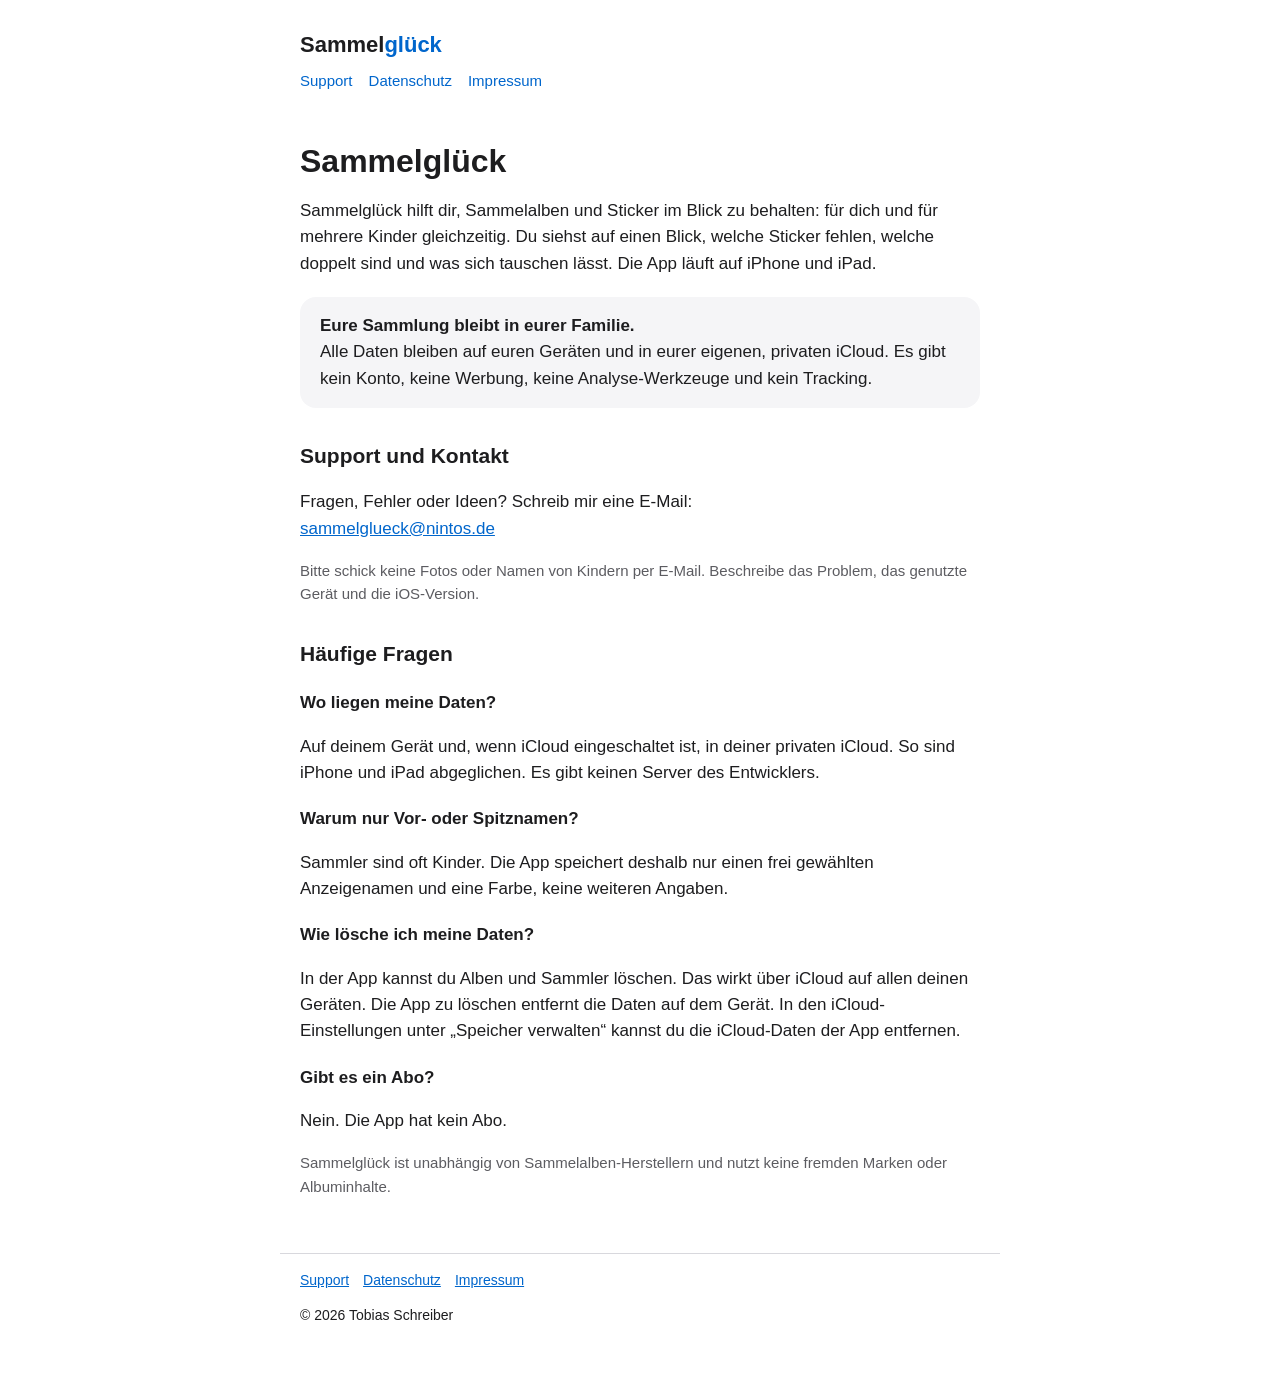
<file: index.html>
<!doctype html>
<html lang="de">
<head>
<meta charset="utf-8">
<meta name="viewport" content="width=device-width, initial-scale=1">
<meta name="color-scheme" content="light dark">
<title>Support – Sammelglück</title>
<meta name="description" content="Hilfe und Kontakt zur App Sammelglück: Sammelalben-Sticker für mehrere Sammler tracken.">
<link rel="stylesheet" href="style.css">
</head>
<body>
<header>
<a class="marke" href="index.html">Sammel<span>glück</span></a>
<nav><a href="index.html">Support</a><a href="datenschutz.html">Datenschutz</a><a href="impressum.html">Impressum</a></nav>
</header>
<main>
<h1>Sammelglück</h1>
<p>Sammelglück hilft dir, Sammelalben und Sticker im Blick zu behalten: für dich und für mehrere Kinder gleichzeitig. Du siehst auf einen Blick, welche Sticker fehlen, welche doppelt sind und was sich tauschen lässt. Die App läuft auf iPhone und iPad.</p>
<div class="box">
<strong>Eure Sammlung bleibt in eurer Familie.</strong><br>
Alle Daten bleiben auf euren Geräten und in eurer eigenen, privaten iCloud. Es gibt kein Konto, keine Werbung, keine Analyse-Werkzeuge und kein Tracking.
</div>
<h2>Support und Kontakt</h2>
<p>Fragen, Fehler oder Ideen? Schreib mir eine E-Mail:<br>
<a href="mailto:sammelglueck&#64;nintos.de">sammelglueck&#64;nintos.de</a></p>
<p class="klein">Bitte schick keine Fotos oder Namen von Kindern per E-Mail. Beschreibe das Problem, das genutzte Gerät und die iOS-Version.</p>
<h2>Häufige Fragen</h2>
<h2 style="font-size:17px;margin-top:20px">Wo liegen meine Daten?</h2>
<p>Auf deinem Gerät und, wenn iCloud eingeschaltet ist, in deiner privaten iCloud. So sind iPhone und iPad abgeglichen. Es gibt keinen Server des Entwicklers.</p>
<h2 style="font-size:17px;margin-top:20px">Warum nur Vor- oder Spitznamen?</h2>
<p>Sammler sind oft Kinder. Die App speichert deshalb nur einen frei gewählten Anzeigenamen und eine Farbe, keine weiteren Angaben.</p>
<h2 style="font-size:17px;margin-top:20px">Wie lösche ich meine Daten?</h2>
<p>In der App kannst du Alben und Sammler löschen. Das wirkt über iCloud auf allen deinen Geräten. Die App zu löschen entfernt die Daten auf dem Gerät. In den iCloud-Einstellungen unter „Speicher verwalten“ kannst du die iCloud-Daten der App entfernen.</p>
<h2 style="font-size:17px;margin-top:20px">Gibt es ein Abo?</h2>
<p>Nein. Die App hat kein Abo.</p>
<p class="klein">Sammelglück ist unabhängig von Sammelalben-Herstellern und nutzt keine fremden Marken oder Albuminhalte.</p>
</main>
<footer>
<a href="index.html">Support</a><a href="datenschutz.html">Datenschutz</a><a href="impressum.html">Impressum</a>
<p>© 2026 Tobias Schreiber</p>
</footer>
</body>
</html>
</file>
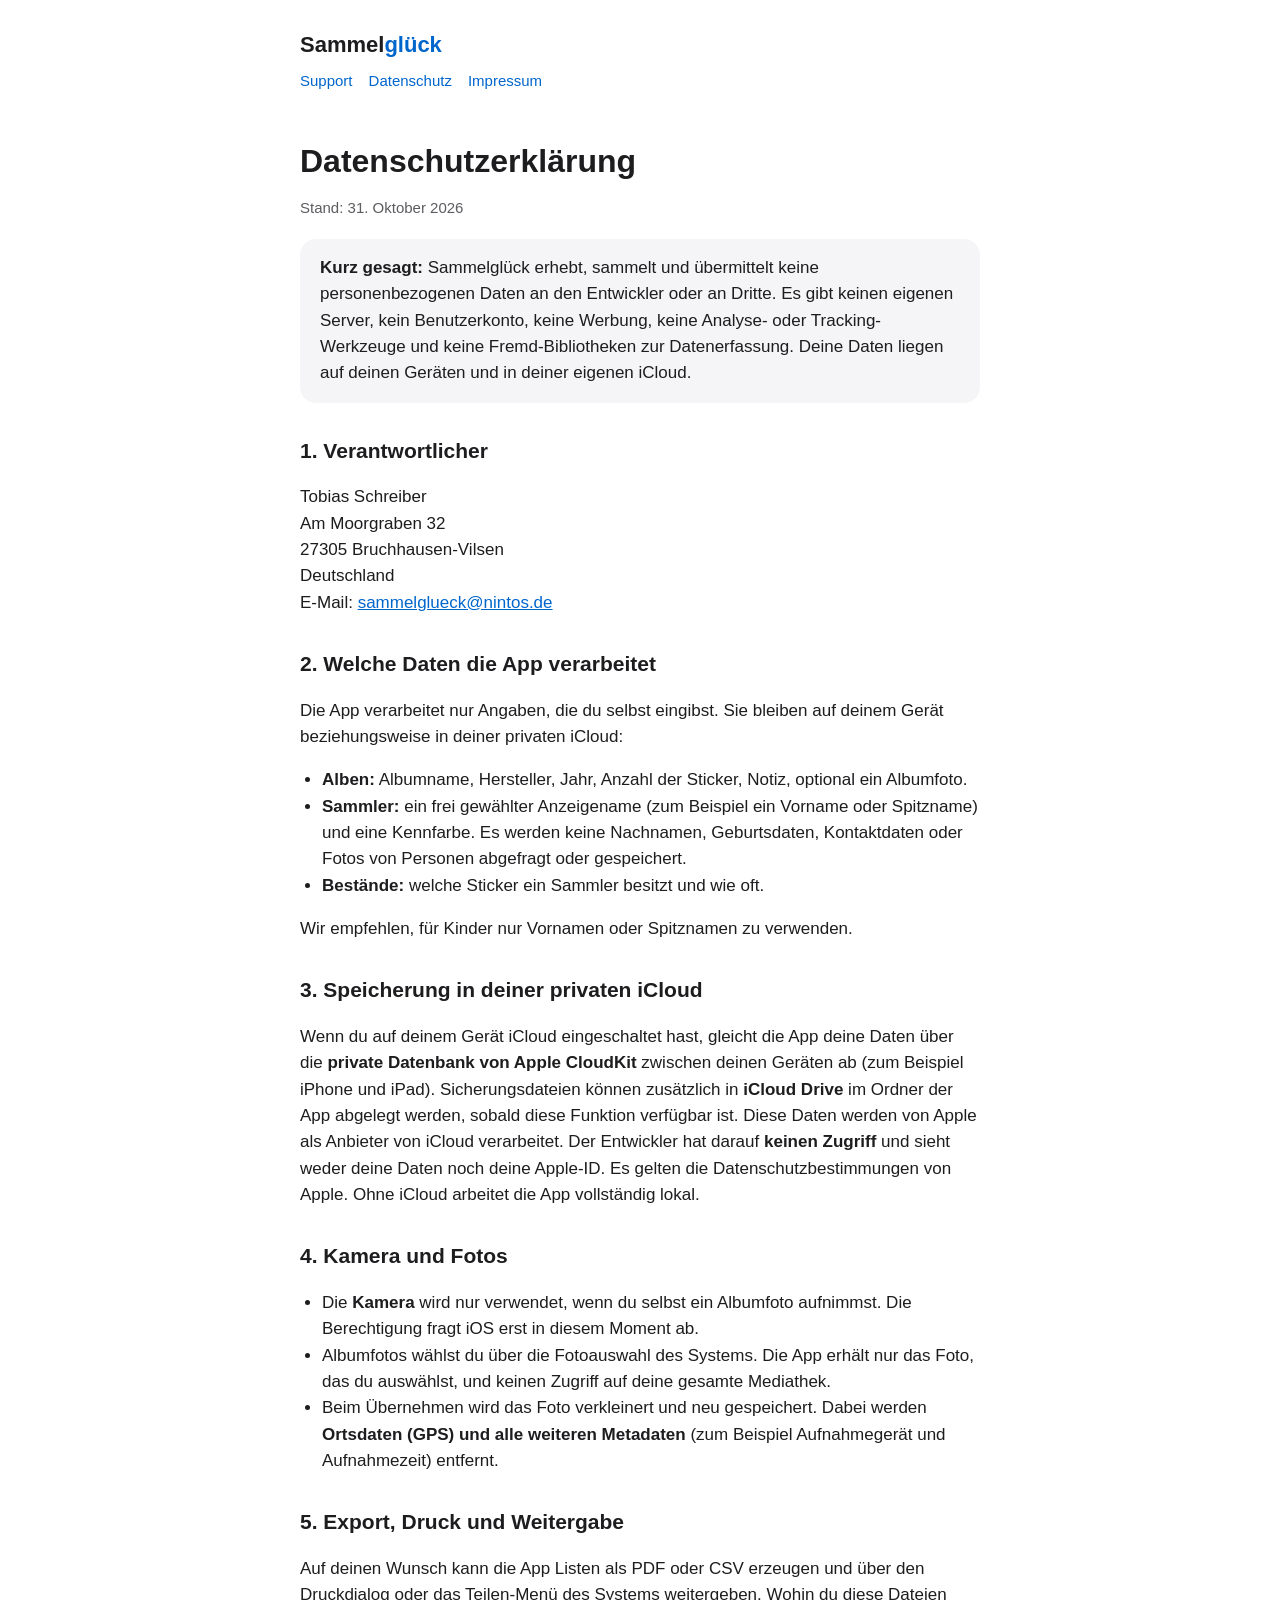
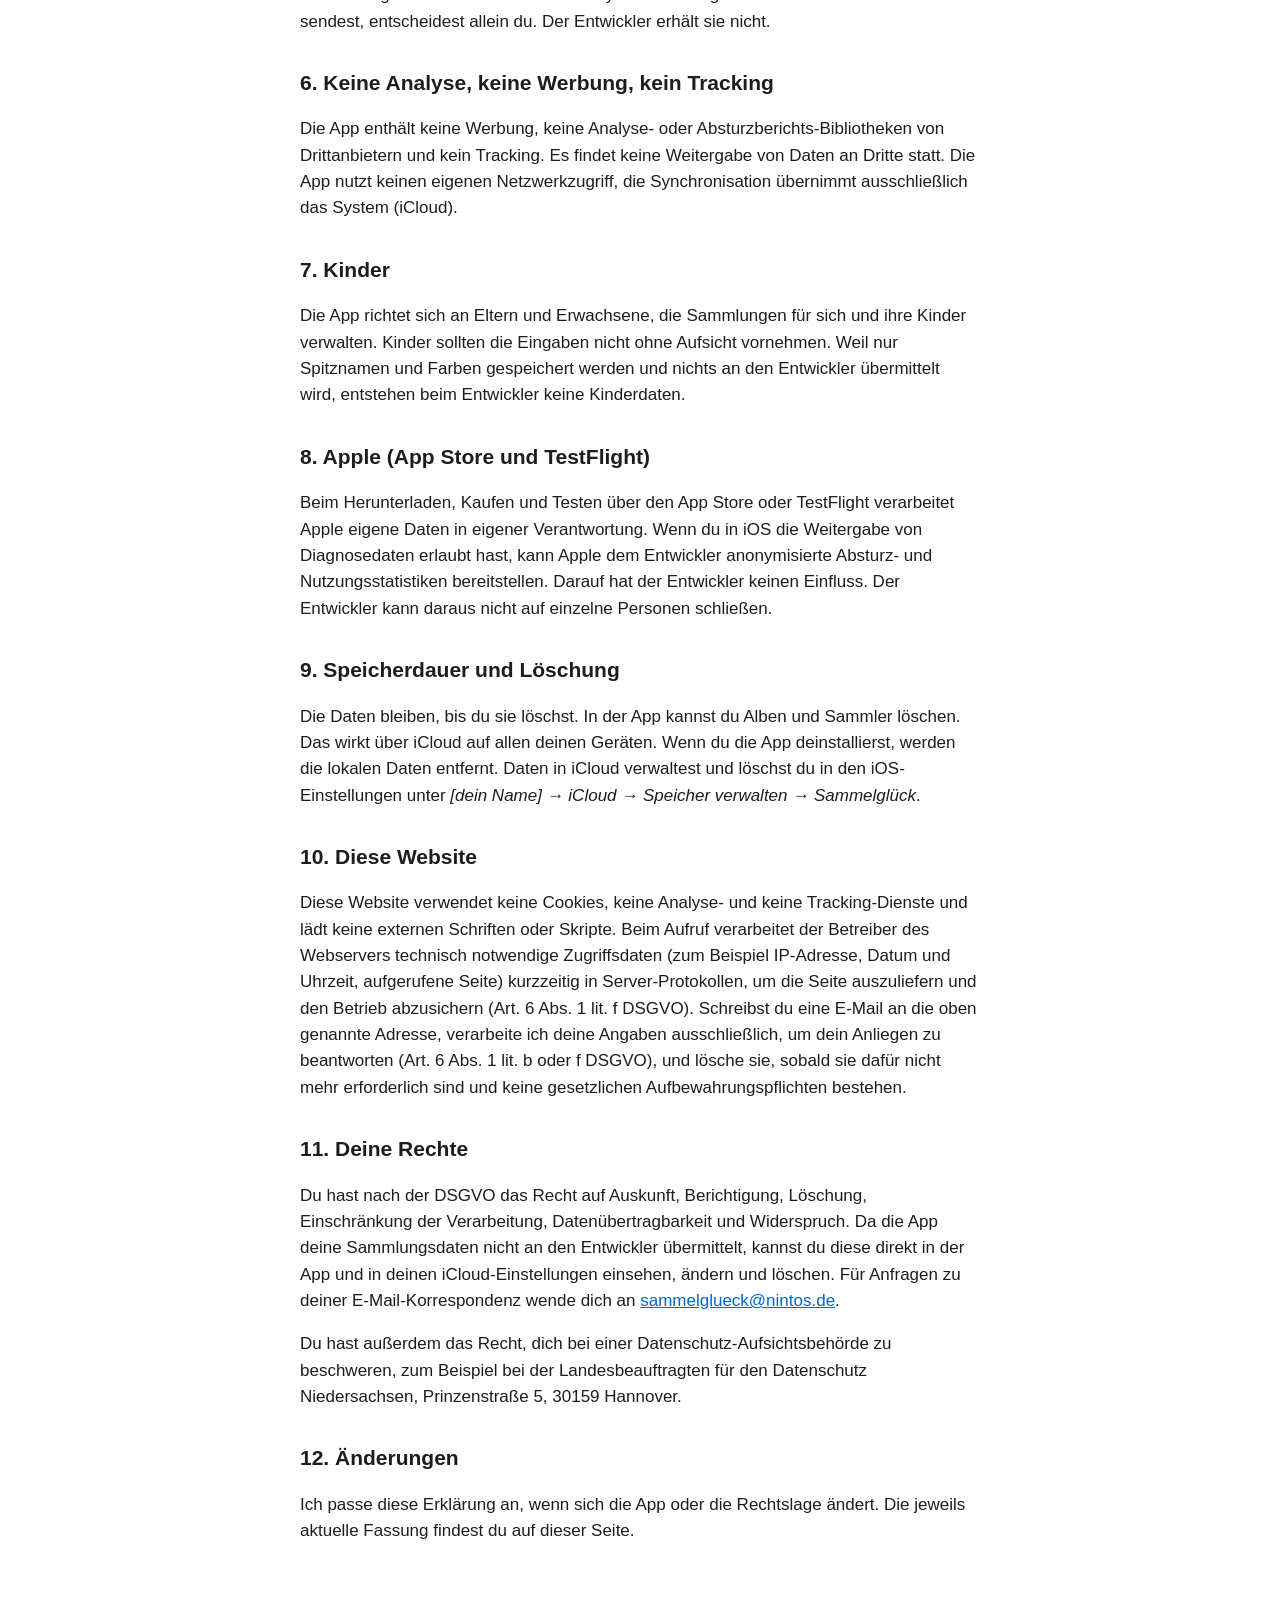
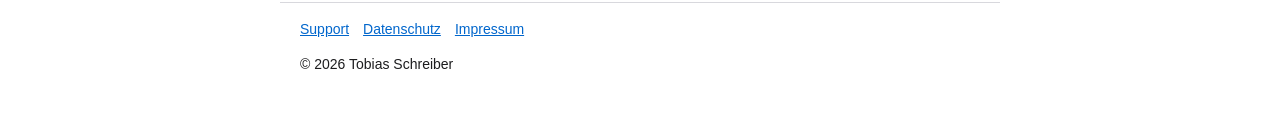
<file: datenschutz.html>
<!doctype html>
<html lang="de">
<head>
<meta charset="utf-8">
<meta name="viewport" content="width=device-width, initial-scale=1">
<meta name="color-scheme" content="light dark">
<title>Datenschutzerklärung – Sammelglück</title>
<meta name="description" content="Datenschutzerklärung der App Sammelglück: keine Datenerhebung, keine Tracker, Speicherung in deiner privaten iCloud.">
<link rel="stylesheet" href="style.css">
</head>
<body>
<header>
<a class="marke" href="index.html">Sammel<span>glück</span></a>
<nav><a href="index.html">Support</a><a href="datenschutz.html">Datenschutz</a><a href="impressum.html">Impressum</a></nav>
</header>
<main>
<h1>Datenschutzerklärung</h1>
<p class="stand">Stand: 31. Oktober 2026</p>

<div class="box">
<strong>Kurz gesagt:</strong> Sammelglück erhebt, sammelt und übermittelt keine personenbezogenen Daten an den Entwickler oder an Dritte. Es gibt keinen eigenen Server, kein Benutzerkonto, keine Werbung, keine Analyse- oder Tracking-Werkzeuge und keine Fremd-Bibliotheken zur Datenerfassung. Deine Daten liegen auf deinen Geräten und in deiner eigenen iCloud.
</div>

<h2>1. Verantwortlicher</h2>
<p>Tobias Schreiber<br>Am Moorgraben 32<br>27305 Bruchhausen-Vilsen<br>Deutschland<br>E-Mail: <a href="mailto:sammelglueck&#64;nintos.de">sammelglueck&#64;nintos.de</a></p>

<h2>2. Welche Daten die App verarbeitet</h2>
<p>Die App verarbeitet nur Angaben, die du selbst eingibst. Sie bleiben auf deinem Gerät beziehungsweise in deiner privaten iCloud:</p>
<ul>
<li><strong>Alben:</strong> Albumname, Hersteller, Jahr, Anzahl der Sticker, Notiz, optional ein Albumfoto.</li>
<li><strong>Sammler:</strong> ein frei gewählter Anzeigename (zum Beispiel ein Vorname oder Spitzname) und eine Kennfarbe. Es werden keine Nachnamen, Geburtsdaten, Kontaktdaten oder Fotos von Personen abgefragt oder gespeichert.</li>
<li><strong>Bestände:</strong> welche Sticker ein Sammler besitzt und wie oft.</li>
</ul>
<p>Wir empfehlen, für Kinder nur Vornamen oder Spitznamen zu verwenden.</p>

<h2>3. Speicherung in deiner privaten iCloud</h2>
<p>Wenn du auf deinem Gerät iCloud eingeschaltet hast, gleicht die App deine Daten über die <strong>private Datenbank von Apple CloudKit</strong> zwischen deinen Geräten ab (zum Beispiel iPhone und iPad). Sicherungsdateien können zusätzlich in <strong>iCloud Drive</strong> im Ordner der App abgelegt werden, sobald diese Funktion verfügbar ist. Diese Daten werden von Apple als Anbieter von iCloud verarbeitet. Der Entwickler hat darauf <strong>keinen Zugriff</strong> und sieht weder deine Daten noch deine Apple-ID. Es gelten die Datenschutzbestimmungen von Apple. Ohne iCloud arbeitet die App vollständig lokal.</p>

<h2>4. Kamera und Fotos</h2>
<ul>
<li>Die <strong>Kamera</strong> wird nur verwendet, wenn du selbst ein Albumfoto aufnimmst. Die Berechtigung fragt iOS erst in diesem Moment ab.</li>
<li>Albumfotos wählst du über die Fotoauswahl des Systems. Die App erhält nur das Foto, das du auswählst, und keinen Zugriff auf deine gesamte Mediathek.</li>
<li>Beim Übernehmen wird das Foto verkleinert und neu gespeichert. Dabei werden <strong>Ortsdaten (GPS) und alle weiteren Metadaten</strong> (zum Beispiel Aufnahmegerät und Aufnahmezeit) entfernt.</li>
</ul>

<h2>5. Export, Druck und Weitergabe</h2>
<p>Auf deinen Wunsch kann die App Listen als PDF oder CSV erzeugen und über den Druckdialog oder das Teilen-Menü des Systems weitergeben. Wohin du diese Dateien sendest, entscheidest allein du. Der Entwickler erhält sie nicht.</p>

<h2>6. Keine Analyse, keine Werbung, kein Tracking</h2>
<p>Die App enthält keine Werbung, keine Analyse- oder Absturzberichts-Bibliotheken von Drittanbietern und kein Tracking. Es findet keine Weitergabe von Daten an Dritte statt. Die App nutzt keinen eigenen Netzwerkzugriff, die Synchronisation übernimmt ausschließlich das System (iCloud).</p>

<h2>7. Kinder</h2>
<p>Die App richtet sich an Eltern und Erwachsene, die Sammlungen für sich und ihre Kinder verwalten. Kinder sollten die Eingaben nicht ohne Aufsicht vornehmen. Weil nur Spitznamen und Farben gespeichert werden und nichts an den Entwickler übermittelt wird, entstehen beim Entwickler keine Kinderdaten.</p>

<h2>8. Apple (App Store und TestFlight)</h2>
<p>Beim Herunterladen, Kaufen und Testen über den App Store oder TestFlight verarbeitet Apple eigene Daten in eigener Verantwortung. Wenn du in iOS die Weitergabe von Diagnosedaten erlaubt hast, kann Apple dem Entwickler anonymisierte Absturz- und Nutzungsstatistiken bereitstellen. Darauf hat der Entwickler keinen Einfluss. Der Entwickler kann daraus nicht auf einzelne Personen schließen.</p>

<h2>9. Speicherdauer und Löschung</h2>
<p>Die Daten bleiben, bis du sie löschst. In der App kannst du Alben und Sammler löschen. Das wirkt über iCloud auf allen deinen Geräten. Wenn du die App deinstallierst, werden die lokalen Daten entfernt. Daten in iCloud verwaltest und löschst du in den iOS-Einstellungen unter <em>[dein Name] → iCloud → Speicher verwalten → Sammelglück</em>.</p>

<h2>10. Diese Website</h2>
<p>Diese Website verwendet keine Cookies, keine Analyse- und keine Tracking-Dienste und lädt keine externen Schriften oder Skripte. Beim Aufruf verarbeitet der Betreiber des Webservers technisch notwendige Zugriffsdaten (zum Beispiel IP-Adresse, Datum und Uhrzeit, aufgerufene Seite) kurzzeitig in Server-Protokollen, um die Seite auszuliefern und den Betrieb abzusichern (Art. 6 Abs. 1 lit. f DSGVO). Schreibst du eine E-Mail an die oben genannte Adresse, verarbeite ich deine Angaben ausschließlich, um dein Anliegen zu beantworten (Art. 6 Abs. 1 lit. b oder f DSGVO), und lösche sie, sobald sie dafür nicht mehr erforderlich sind und keine gesetzlichen Aufbewahrungspflichten bestehen.</p>

<h2>11. Deine Rechte</h2>
<p>Du hast nach der DSGVO das Recht auf Auskunft, Berichtigung, Löschung, Einschränkung der Verarbeitung, Datenübertragbarkeit und Widerspruch. Da die App deine Sammlungsdaten nicht an den Entwickler übermittelt, kannst du diese direkt in der App und in deinen iCloud-Einstellungen einsehen, ändern und löschen. Für Anfragen zu deiner E-Mail-Korrespondenz wende dich an <a href="mailto:sammelglueck&#64;nintos.de">sammelglueck&#64;nintos.de</a>.</p>
<p>Du hast außerdem das Recht, dich bei einer Datenschutz-Aufsichtsbehörde zu beschweren, zum Beispiel bei der Landesbeauftragten für den Datenschutz Niedersachsen, Prinzenstraße 5, 30159 Hannover.</p>

<h2>12. Änderungen</h2>
<p>Ich passe diese Erklärung an, wenn sich die App oder die Rechtslage ändert. Die jeweils aktuelle Fassung findest du auf dieser Seite.</p>
</main>
<footer>
<a href="index.html">Support</a><a href="datenschutz.html">Datenschutz</a><a href="impressum.html">Impressum</a>
<p>© 2026 Tobias Schreiber</p>
</footer>
</body>
</html>
</file>
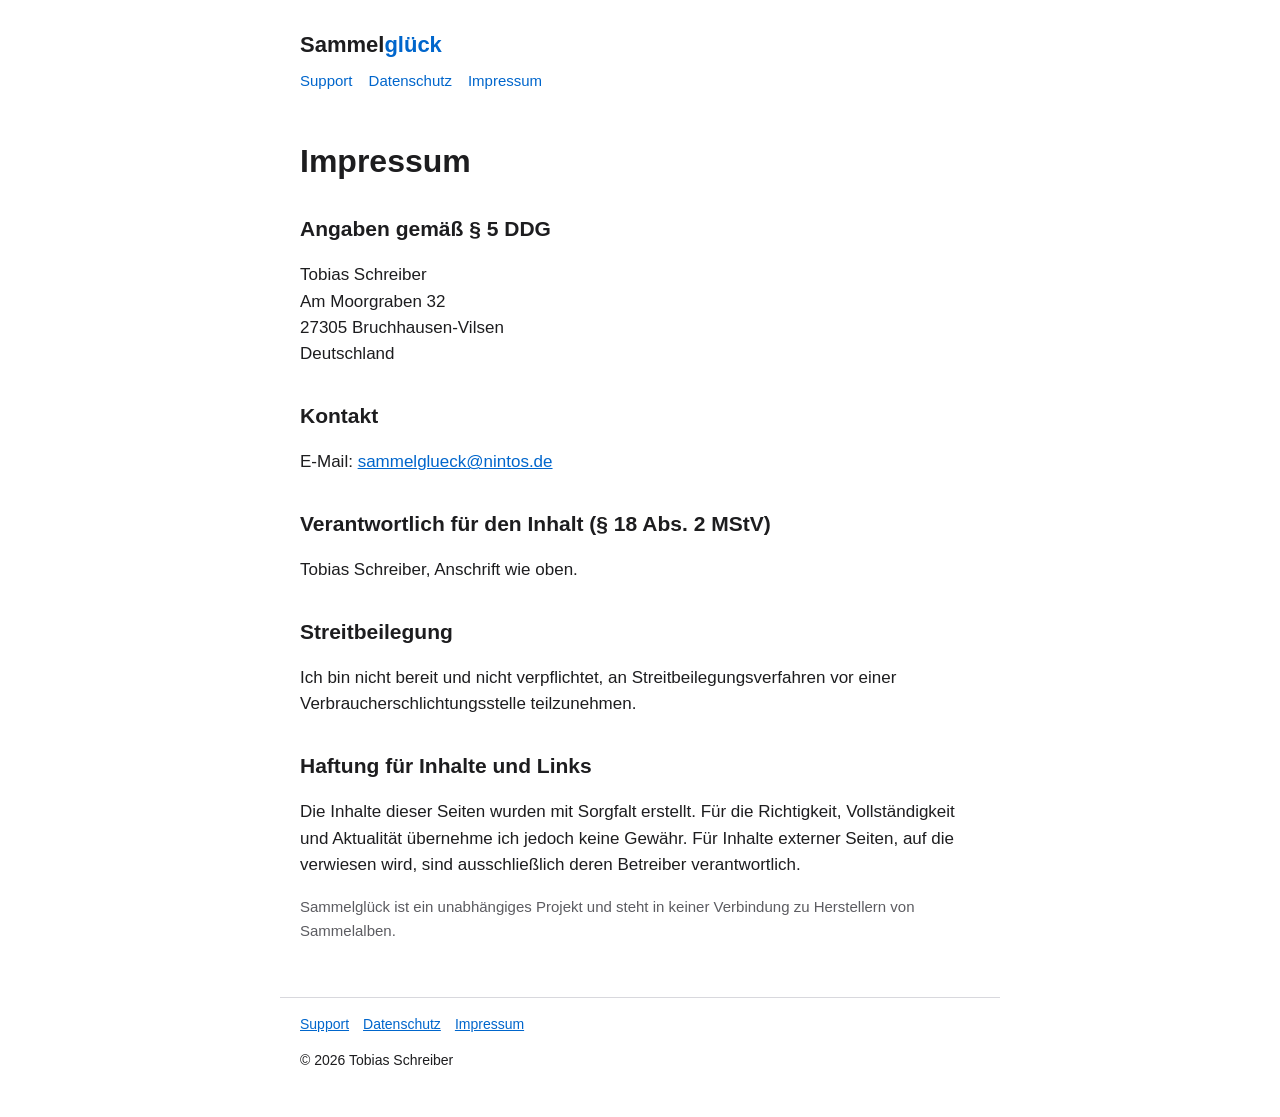
<file: impressum.html>
<!doctype html>
<html lang="de">
<head>
<meta charset="utf-8">
<meta name="viewport" content="width=device-width, initial-scale=1">
<meta name="color-scheme" content="light dark">
<title>Impressum – Sammelglück</title>
<meta name="description" content="Impressum und Anbieterkennzeichnung zur App Sammelglück.">
<link rel="stylesheet" href="style.css">
</head>
<body>
<header>
<a class="marke" href="index.html">Sammel<span>glück</span></a>
<nav><a href="index.html">Support</a><a href="datenschutz.html">Datenschutz</a><a href="impressum.html">Impressum</a></nav>
</header>
<main>
<h1>Impressum</h1>
<h2>Angaben gemäß § 5 DDG</h2>
<p>Tobias Schreiber<br>Am Moorgraben 32<br>27305 Bruchhausen-Vilsen<br>Deutschland</p>
<h2>Kontakt</h2>
<p>E-Mail: <a href="mailto:sammelglueck&#64;nintos.de">sammelglueck&#64;nintos.de</a></p>
<h2>Verantwortlich für den Inhalt (§ 18 Abs. 2 MStV)</h2>
<p>Tobias Schreiber, Anschrift wie oben.</p>
<h2>Streitbeilegung</h2>
<p>Ich bin nicht bereit und nicht verpflichtet, an Streitbeilegungsverfahren vor einer Verbraucherschlichtungsstelle teilzunehmen.</p>
<h2>Haftung für Inhalte und Links</h2>
<p>Die Inhalte dieser Seiten wurden mit Sorgfalt erstellt. Für die Richtigkeit, Vollständigkeit und Aktualität übernehme ich jedoch keine Gewähr. Für Inhalte externer Seiten, auf die verwiesen wird, sind ausschließlich deren Betreiber verantwortlich.</p>
<p class="klein">Sammelglück ist ein unabhängiges Projekt und steht in keiner Verbindung zu Herstellern von Sammelalben.</p>
</main>
<footer>
<a href="index.html">Support</a><a href="datenschutz.html">Datenschutz</a><a href="impressum.html">Impressum</a>
<p>© 2026 Tobias Schreiber</p>
</footer>
</body>
</html>
</file>
<file: style.css>
:root {
  --text: #1d1d1f;
  --muted: #5c5c61;
  --bg: #ffffff;
  --card: #f5f5f7;
  --accent: #0066cc;
  --line: #d8d8dd;
}
@media (prefers-color-scheme: dark) {
  :root {
    --text: #f5f5f7;
    --muted: #a8a8ae;
    --bg: #1c1c1e;
    --card: #2a2a2d;
    --accent: #4da3ff;
    --line: #3a3a3e;
  }
}
* { box-sizing: border-box; }
html { -webkit-text-size-adjust: 100%; }
body {
  margin: 0;
  background: var(--bg);
  color: var(--text);
  font: 17px/1.55 -apple-system, BlinkMacSystemFont, "Segoe UI", Roboto, "Helvetica Neue", Arial, sans-serif;
}
header, main, footer { max-width: 720px; margin: 0 auto; padding: 0 20px; }
header { padding-top: 28px; padding-bottom: 8px; }
.marke { font-size: 22px; font-weight: 700; text-decoration: none; color: var(--text); }
.marke span { color: var(--accent); }
nav { margin-top: 6px; }
nav a { margin-right: 16px; color: var(--accent); text-decoration: none; font-size: 15px; }
nav a:hover, nav a:focus-visible { text-decoration: underline; }
main { padding-top: 16px; padding-bottom: 40px; }
h1 { font-size: 32px; line-height: 1.2; margin: 24px 0 12px; }
h2 { font-size: 21px; margin: 32px 0 8px; }
p, li { color: var(--text); }
.klein, .stand { color: var(--muted); font-size: 15px; }
.box { background: var(--card); border-radius: 16px; padding: 16px 20px; margin: 20px 0; }
ul { padding-left: 22px; }
a { color: var(--accent); }
footer { border-top: 1px solid var(--line); padding-top: 16px; padding-bottom: 32px; color: var(--muted); font-size: 14px; }
footer a { margin-right: 14px; }
</file>
